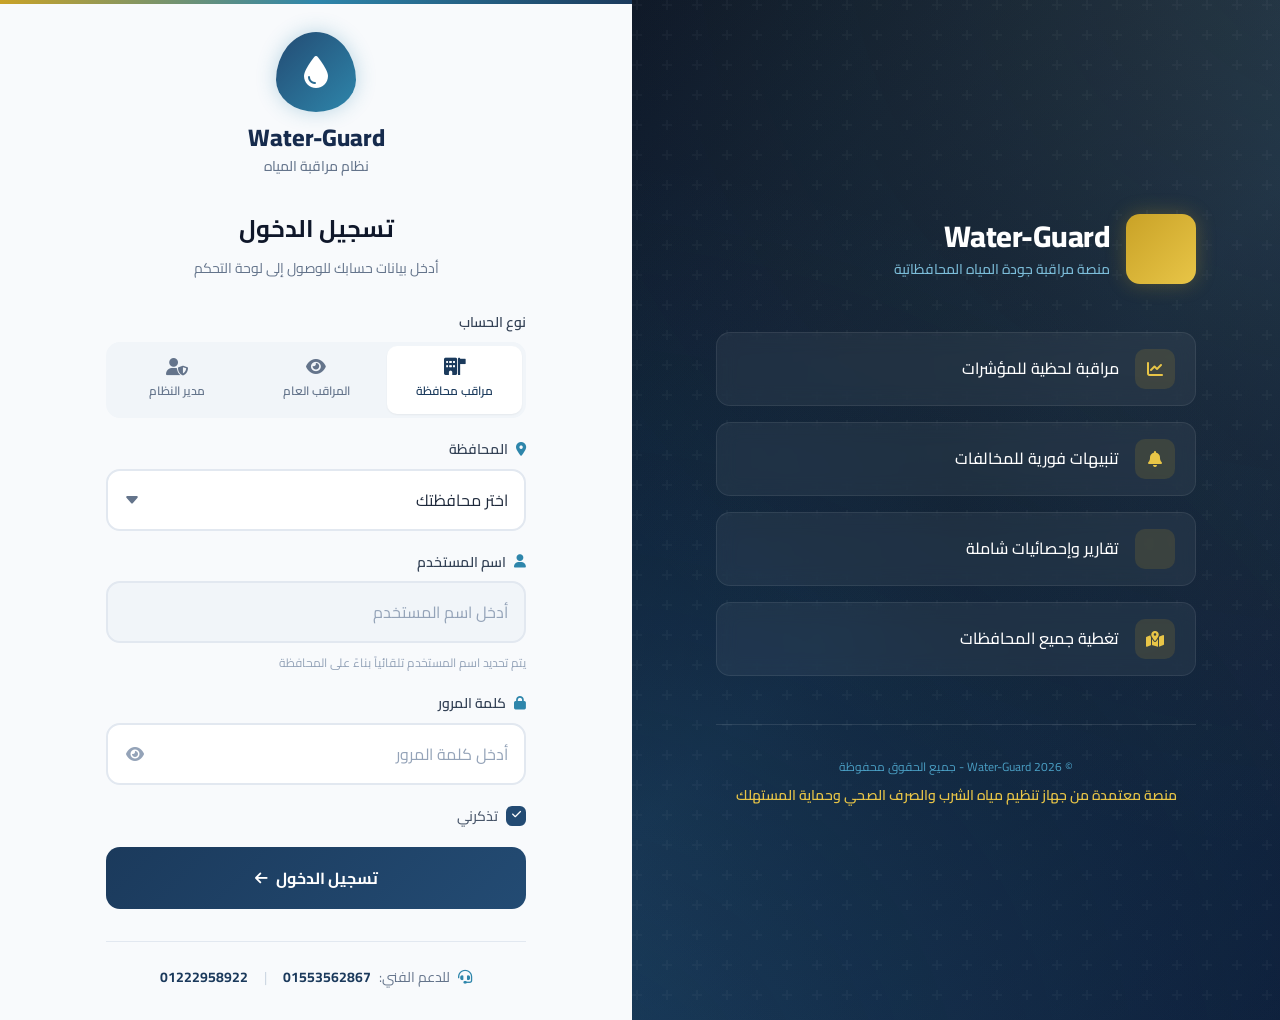
<file: index.html>
<!DOCTYPE html>
<html lang="ar" dir="rtl">
<head>
    <meta charset="UTF-8">
    <meta name="viewport" content="width=device-width, initial-scale=1.0">
    <title>WaterGuard - منصة مراقبة جودة المياه</title>
    <link rel="preconnect" href="https://fonts.googleapis.com">
    <link rel="preconnect" href="https://fonts.gstatic.com" crossorigin>
    <link href="https://fonts.googleapis.com/css2?family=Cairo:wght@300;400;500;600;700;800;900&display=swap" rel="stylesheet">
    <link rel="stylesheet" href="css/style.css">
    <link rel="stylesheet" href="https://cdnjs.cloudflare.com/ajax/libs/font-awesome/6.5.1/css/all.min.css">
</head>
<body class="login-body">
    <div class="login-wrapper">
        <!-- Left Side - Image & Info -->
        <div class="login-hero">
            <div class="hero-overlay"></div>
            <div class="hero-content">
                <div class="hero-logo">
                    <div class="logo-icon">
                        <i class="fas fa-shield-water"></i>
                    </div>
                    <div class="logo-text">
                        <h1>Water-Guard</h1>
                        <p>منصة مراقبة جودة المياه المحافظاتية</p>
                    </div>
                </div>
                <div class="hero-features">
                    <div class="feature-item">
                        <i class="fas fa-chart-line"></i>
                        <span>مراقبة لحظية للمؤشرات</span>
                    </div>
                    <div class="feature-item">
                        <i class="fas fa-bell"></i>
                        <span>تنبيهات فورية للمخالفات</span>
                    </div>
                    <div class="feature-item">
                        <i class="fas fa-file-chart-column"></i>
                        <span>تقارير وإحصائيات شاملة</span>
                    </div>
                    <div class="feature-item">
                        <i class="fas fa-map-location-dot"></i>
                        <span>تغطية جميع المحافظات</span>
                    </div>
                </div>
                <div class="hero-footer">
                    <p>© 2026 Water-Guard - جميع الحقوق محفوظة</p>
                    <p class="gov-badge">منصة معتمدة من جهاز تنظيم مياه الشرب والصرف الصحي وحماية المستهلك</p>
                </div>
            </div>
        </div>

        <!-- Right Side - Login Form -->
        <div class="login-form-section">
            <div class="login-form-container">
                <!-- Dynamic Governorate Logo -->
                <div class="gov-logo-container" id="govLogoContainer">
                    <div class="waterguard-logo">
                        <div class="logo-water-drop">
                            <i class="fas fa-droplet"></i>
                        </div>
                        <div class="logo-brand">
                            <h2>Water-Guard</h2>
                            <span>نظام مراقبة المياه</span>
                        </div>
                    </div>
                </div>

                <div class="login-header">
                    <h2>تسجيل الدخول</h2>
                    <p>أدخل بيانات حسابك للوصول إلى لوحة التحكم</p>
                </div>

                <form id="loginForm" class="login-form" novalidate>
                    <!-- User Type Selection -->
                    <div class="form-group">
                        <label class="form-label">نوع الحساب</label>
                        <div class="user-type-toggle">
                            <button type="button" class="type-btn active" data-type="governorate">
                                <i class="fas fa-building-flag"></i>
                                <span>مراقب محافظة</span>
                            </button>
                            <button type="button" class="type-btn" data-type="general">
                                <i class="fas fa-eye"></i>
                                <span>المراقب العام</span>
                            </button>
                            <button type="button" class="type-btn" data-type="admin">
                                <i class="fas fa-user-shield"></i>
                                <span>مدير النظام</span>
                            </button>
                        </div>
                    </div>

                    <!-- Governorate Selection -->
                    <div class="form-group" id="govSelectGroup">
                        <label for="governorate" class="form-label">
                            <i class="fas fa-map-marker-alt"></i>
                            المحافظة
                        </label>
                        <select id="governorate" name="governorate" class="form-select">
                            <option value="" disabled selected>اختر محافظتك</option>
                        </select>
                    </div>

                    <!-- Username -->
                    <div class="form-group">
                        <label for="username" class="form-label">
                            <i class="fas fa-user"></i>
                            اسم المستخدم
                        </label>
                        <div class="input-wrapper">
                            <input type="text" id="username" name="username" class="form-input" placeholder="أدخل اسم المستخدم" autocomplete="username" readonly>
                        </div>
                        <small class="input-hint">يتم تحديد اسم المستخدم تلقائياً بناءً على المحافظة</small>
                    </div>

                    <!-- Password -->
                    <div class="form-group">
                        <label for="password" class="form-label">
                            <i class="fas fa-lock"></i>
                            كلمة المرور
                        </label>
                        <div class="input-wrapper">
                            <input type="password" id="password" name="password" class="form-input" placeholder="أدخل كلمة المرور" autocomplete="current-password">
                            <button type="button" class="toggle-password" id="togglePassword">
                                <i class="fas fa-eye"></i>
                            </button>
                        </div>
                    </div>

                    <!-- Remember & Forgot -->
                    <div class="form-options">
                        <label class="remember-me">
                            <input type="checkbox" id="rememberMe" checked>
                            <span class="checkmark"></span>
                            تذكرني
                        </label>
                    </div>

                    <!-- Submit Button -->
                    <button type="submit" class="login-btn" id="loginBtn">
                        <span class="btn-text">تسجيل الدخول</span>
                        <i class="fas fa-arrow-left"></i>
                        <div class="btn-loader">
                            <div class="spinner"></div>
                        </div>
                    </button>

                    <!-- Error Message -->
                    <div class="error-message" id="errorMessage">
                        <i class="fas fa-circle-exclamation"></i>
                        <span id="errorText"></span>
                    </div>
                </form>

                <div class="login-footer">
                    <div class="support-info">
                        <i class="fas fa-headset"></i>
                        <span>للدعم الفني: </span>
                        <strong>01553562867</strong>
                        <span style="margin: 0 8px; color: var(--gray-300);">|</span>
                        <strong>01222958922</strong>
                    </div>
                </div>
            </div>
        </div>
    </div>

    <script src="js/data.js"></script>
    <script src="js/auth.js"></script>
    <script>
        // Initialize login page
        document.addEventListener('DOMContentLoaded', function() {
            Auth.initLogin();
        });
    </script>
</body>
</html>
</file>
<file: css/style.css>
/* ============================================
   WaterGuard - Professional Water Quality Monitoring Platform
   Main Stylesheet
   ============================================ */

/* CSS Variables - Brand Colors */
:root {
    /* Primary Colors */
    --primary-900: #0A1628;
    --primary-800: #0F1F3D;
    --primary-700: #162B4D;
    --primary-600: #1B3A5C;
    --primary-500: #234B73;
    --primary-400: #2E86AB;
    --primary-300: #4A9FC4;
    --primary-200: #7CBDD9;
    --primary-100: #B3D8EC;
    --primary-50: #E8F4FA;

    /* Accent Colors */
    --accent-gold: #C9A227;
    --accent-gold-light: #E8C547;
    --accent-gold-dark: #A68520;

    /* Status Colors */
    --success: #27AE60;
    --success-light: #D4EFDF;
    --warning: #F39C12;
    --warning-light: #FCF3CF;
    --danger: #E74C3C;
    --danger-light: #FADBD8;
    --info: #3498DB;
    --info-light: #D6EAF8;

    /* Neutral Colors */
    --white: #FFFFFF;
    --gray-50: #F8FAFC;
    --gray-100: #F1F5F9;
    --gray-200: #E2E8F0;
    --gray-300: #CBD5E1;
    --gray-400: #94A3B8;
    --gray-500: #64748B;
    --gray-600: #475569;
    --gray-700: #334155;
    --gray-800: #1E293B;
    --gray-900: #0F172A;

    /* Typography */
    --font-family: 'Cairo', sans-serif;
    --font-size-xs: 0.75rem;
    --font-size-sm: 0.875rem;
    --font-size-base: 1rem;
    --font-size-lg: 1.125rem;
    --font-size-xl: 1.25rem;
    --font-size-2xl: 1.5rem;
    --font-size-3xl: 1.875rem;
    --font-size-4xl: 2.25rem;

    /* Spacing */
    --spacing-1: 0.25rem;
    --spacing-2: 0.5rem;
    --spacing-3: 0.75rem;
    --spacing-4: 1rem;
    --spacing-5: 1.25rem;
    --spacing-6: 1.5rem;
    --spacing-8: 2rem;
    --spacing-10: 2.5rem;
    --spacing-12: 3rem;
    --spacing-16: 4rem;

    /* Border Radius */
    --radius-sm: 6px;
    --radius-md: 10px;
    --radius-lg: 14px;
    --radius-xl: 20px;
    --radius-2xl: 28px;
    --radius-full: 9999px;

    /* Shadows */
    --shadow-sm: 0 1px 2px rgba(0,0,0,0.05);
    --shadow-md: 0 4px 6px -1px rgba(0,0,0,0.1), 0 2px 4px -2px rgba(0,0,0,0.1);
    --shadow-lg: 0 10px 15px -3px rgba(0,0,0,0.1), 0 4px 6px -4px rgba(0,0,0,0.1);
    --shadow-xl: 0 20px 25px -5px rgba(0,0,0,0.1), 0 8px 10px -6px rgba(0,0,0,0.1);
    --shadow-2xl: 0 25px 50px -12px rgba(0,0,0,0.25);
    --shadow-inner: inset 0 2px 4px rgba(0,0,0,0.05);
    --shadow-gold: 0 0 20px rgba(201, 162, 39, 0.3);
    --shadow-blue: 0 0 20px rgba(46, 134, 171, 0.3);

    /* Transitions */
    --transition-fast: 150ms ease;
    --transition-base: 250ms ease;
    --transition-slow: 350ms ease;
    --transition-slower: 500ms ease;
}

/* ============================================
   Base Styles
   ============================================ */
*, *::before, *::after {
    margin: 0;
    padding: 0;
    box-sizing: border-box;
}

html {
    scroll-behavior: smooth;
}

body {
    font-family: var(--font-family);
    font-size: var(--font-size-base);
    line-height: 1.6;
    color: var(--gray-800);
    background-color: var(--gray-50);
    direction: rtl;
    -webkit-font-smoothing: antialiased;
    -moz-osx-font-smoothing: grayscale;
}

a {
    text-decoration: none;
    color: inherit;
}

button {
    cursor: pointer;
    font-family: inherit;
    border: none;
    background: none;
}

input, select, textarea {
    font-family: inherit;
}

/* ============================================
   LOGIN PAGE
   ============================================ */
.login-body {
    min-height: 100vh;
    overflow: hidden;
}

.login-wrapper {
    display: flex;
    min-height: 100vh;
    width: 100%;
}

/* Hero Section */
.login-hero {
    flex: 1;
    background: linear-gradient(135deg, #0A1628 0%, #1B3A5C 50%, #0F1F3D 100%);
    position: relative;
    display: flex;
    align-items: center;
    justify-content: center;
    padding: var(--spacing-10);
    overflow: hidden;
}

.login-hero::before {
    content: '';
    position: absolute;
    top: -50%;
    left: -50%;
    width: 200%;
    height: 200%;
    background: 
        radial-gradient(circle at 20% 80%, rgba(46, 134, 171, 0.15) 0%, transparent 50%),
        radial-gradient(circle at 80% 20%, rgba(201, 162, 39, 0.1) 0%, transparent 50%),
        radial-gradient(circle at 50% 50%, rgba(10, 22, 40, 0.8) 0%, transparent 70%);
    animation: heroFloat 20s ease-in-out infinite;
}

@keyframes heroFloat {
    0%, 100% { transform: translate(0, 0) rotate(0deg); }
    33% { transform: translate(30px, -30px) rotate(1deg); }
    66% { transform: translate(-20px, 20px) rotate(-1deg); }
}

.hero-overlay {
    position: absolute;
    inset: 0;
    background: url("data:image/svg+xml,%3Csvg width='60' height='60' viewBox='0 0 60 60' xmlns='http://www.w3.org/2000/svg'%3E%3Cg fill='none' fill-rule='evenodd'%3E%3Cg fill='%23ffffff' fill-opacity='0.03'%3E%3Cpath d='M36 34v-4h-2v4h-4v2h4v4h2v-4h4v-2h-4zm0-30V0h-2v4h-4v2h4v4h2V6h4V4h-4zM6 34v-4H4v4H0v2h4v4h2v-4h4v-2H6zM6 4V0H4v4H0v2h4v4h2V6h4V4H6z'/%3E%3C/g%3E%3C/g%3E%3C/svg%3E");
}

.hero-content {
    position: relative;
    z-index: 2;
    max-width: 480px;
    width: 100%;
}

.hero-logo {
    display: flex;
    align-items: center;
    gap: var(--spacing-4);
    margin-bottom: var(--spacing-12);
}

.logo-icon {
    width: 70px;
    height: 70px;
    background: linear-gradient(135deg, var(--accent-gold), var(--accent-gold-light));
    border-radius: var(--radius-lg);
    display: flex;
    align-items: center;
    justify-content: center;
    font-size: 2rem;
    color: var(--primary-900);
    box-shadow: var(--shadow-gold);
    flex-shrink: 0;
}

.logo-text h1 {
    font-size: var(--font-size-3xl);
    font-weight: 800;
    color: var(--white);
    letter-spacing: -0.5px;
    line-height: 1.2;
}

.logo-text p {
    font-size: var(--font-size-sm);
    color: var(--primary-200);
    margin-top: var(--spacing-1);
    font-weight: 500;
}

.hero-features {
    display: flex;
    flex-direction: column;
    gap: var(--spacing-4);
    margin-bottom: var(--spacing-12);
}

.feature-item {
    display: flex;
    align-items: center;
    gap: var(--spacing-4);
    padding: var(--spacing-4) var(--spacing-5);
    background: rgba(255,255,255,0.05);
    border: 1px solid rgba(255,255,255,0.08);
    border-radius: var(--radius-lg);
    backdrop-filter: blur(10px);
    transition: all var(--transition-base);
}

.feature-item:hover {
    background: rgba(255,255,255,0.1);
    transform: translateX(-5px);
    border-color: rgba(201, 162, 39, 0.3);
}

.feature-item i {
    width: 40px;
    height: 40px;
    display: flex;
    align-items: center;
    justify-content: center;
    background: rgba(201, 162, 39, 0.15);
    color: var(--accent-gold-light);
    border-radius: var(--radius-md);
    font-size: 1rem;
    flex-shrink: 0;
}

.feature-item span {
    color: var(--white);
    font-size: var(--font-size-base);
    font-weight: 500;
}

.hero-footer {
    text-align: center;
    padding-top: var(--spacing-8);
    border-top: 1px solid rgba(255,255,255,0.1);
}

.hero-footer p {
    color: var(--primary-300);
    font-size: var(--font-size-xs);
}

.hero-footer .gov-badge {
    margin-top: var(--spacing-2);
    color: var(--accent-gold-light);
    font-weight: 600;
    font-size: var(--font-size-sm);
}

/* Login Form Section */
.login-form-section {
    flex: 1;
    display: flex;
    align-items: center;
    justify-content: center;
    padding: var(--spacing-8);
    background: var(--gray-50);
    position: relative;
    overflow-y: auto;
}

/* Fix login body scrolling */
.login-body {
    overflow-y: auto;
    min-height: 100vh;
}

.login-wrapper {
    min-height: 100vh;
    height: auto;
}

.login-form-section::before {
    content: '';
    position: absolute;
    top: 0;
    left: 0;
    right: 0;
    height: 4px;
    background: linear-gradient(90deg, var(--accent-gold), var(--primary-400), var(--primary-600));
}

.login-form-container {
    width: 100%;
    max-width: 420px;
}

/* Governorate Logo Display */
.gov-logo-container {
    display: flex;
    justify-content: center;
    margin-bottom: var(--spacing-8);
    min-height: 100px;
}

.waterguard-logo {
    display: flex;
    flex-direction: column;
    align-items: center;
    gap: var(--spacing-3);
    transition: all var(--transition-base);
}

.logo-water-drop {
    width: 80px;
    height: 80px;
    background: linear-gradient(135deg, var(--primary-500), var(--primary-400));
    border-radius: 50% 50% 50% 50% / 60% 60% 40% 40%;
    display: flex;
    align-items: center;
    justify-content: center;
    color: var(--white);
    font-size: 2rem;
    box-shadow: var(--shadow-blue);
    position: relative;
    animation: dropPulse 3s ease-in-out infinite;
}

@keyframes dropPulse {
    0%, 100% { transform: scale(1); box-shadow: 0 0 20px rgba(46, 134, 171, 0.3); }
    50% { transform: scale(1.05); box-shadow: 0 0 30px rgba(46, 134, 171, 0.5); }
}

.logo-brand {
    text-align: center;
}

.logo-brand h2 {
    font-size: var(--font-size-2xl);
    font-weight: 800;
    color: var(--primary-700);
    line-height: 1.2;
}

.logo-brand span {
    font-size: var(--font-size-sm);
    color: var(--gray-500);
    font-weight: 500;
}

/* Governorate Logo Preview */
.gov-logo-preview {
    display: flex;
    flex-direction: column;
    align-items: center;
    gap: var(--spacing-3);
    animation: logoAppear 0.4s ease;
}

@keyframes logoAppear {
    from { opacity: 0; transform: scale(0.8) translateY(10px); }
    to { opacity: 1; transform: scale(1) translateY(0); }
}

.gov-logo-preview .gov-flag {
    width: 100px;
    height: 66px;
    border-radius: var(--radius-md);
    box-shadow: var(--shadow-lg);
    border: 2px solid var(--white);
    overflow: hidden;
    position: relative;
}

.gov-logo-preview .gov-flag img {
    width: 100%;
    height: 100%;
    object-fit: cover;
}

.gov-logo-preview .gov-name {
    font-size: var(--font-size-lg);
    font-weight: 700;
    color: var(--primary-700);
}

.login-header {
    text-align: center;
    margin-bottom: var(--spacing-8);
}

.login-header h2 {
    font-size: var(--font-size-2xl);
    font-weight: 700;
    color: var(--gray-900);
    margin-bottom: var(--spacing-2);
}

.login-header p {
    font-size: var(--font-size-sm);
    color: var(--gray-500);
}

/* Form Styles */
.login-form {
    display: flex;
    flex-direction: column;
    gap: var(--spacing-5);
}

.form-group {
    display: flex;
    flex-direction: column;
    gap: var(--spacing-2);
}

.form-label {
    font-size: var(--font-size-sm);
    font-weight: 600;
    color: var(--gray-700);
    display: flex;
    align-items: center;
    gap: var(--spacing-2);
}

.form-label i {
    color: var(--primary-400);
    font-size: 0.85rem;
}

/* User Type Toggle */
.user-type-toggle {
    display: flex;
    background: var(--gray-100);
    border-radius: var(--radius-lg);
    padding: 4px;
    gap: 4px;
}

.type-btn {
    flex: 1;
    display: flex;
    flex-direction: column;
    align-items: center;
    gap: var(--spacing-1);
    padding: var(--spacing-3) var(--spacing-2);
    border-radius: var(--radius-md);
    font-size: var(--font-size-xs);
    font-weight: 600;
    color: var(--gray-500);
    transition: all var(--transition-base);
    position: relative;
}

.type-btn i {
    font-size: 1.1rem;
}

.type-btn:hover {
    color: var(--gray-700);
    background: rgba(255,255,255,0.5);
}

.type-btn.active {
    background: var(--white);
    color: var(--primary-600);
    box-shadow: var(--shadow-sm);
}

/* Input Styles */
.input-wrapper {
    position: relative;
}

.form-input, .form-select {
    width: 100%;
    padding: 0.875rem 1rem;
    border: 2px solid var(--gray-200);
    border-radius: var(--radius-lg);
    font-size: var(--font-size-base);
    color: var(--gray-800);
    background: var(--white);
    transition: all var(--transition-base);
    outline: none;
}

.form-input:focus, .form-select:focus {
    border-color: var(--primary-400);
    box-shadow: 0 0 0 4px rgba(46, 134, 171, 0.1);
}

.form-input::placeholder {
    color: var(--gray-400);
}

.form-input[readonly] {
    background: var(--gray-100);
    color: var(--gray-600);
    cursor: not-allowed;
}

.form-select {
    cursor: pointer;
    appearance: none;
    background-image: url("data:image/svg+xml,%3Csvg xmlns='http://www.w3.org/2000/svg' width='16' height='16' fill='%2364748B' viewBox='0 0 16 16'%3E%3Cpath d='M7.247 11.14L2.451 5.658C1.885 5.013 2.345 4 3.204 4h9.592a1 1 0 0 1 .753 1.659l-4.796 5.48a1 1 0 0 1-1.506 0z'/%3E%3C/svg%3E");
    background-repeat: no-repeat;
    background-position: left 1rem center;
    padding-left: 2.5rem;
}

.toggle-password {
    position: absolute;
    left: 1rem;
    top: 50%;
    transform: translateY(-50%);
    color: var(--gray-400);
    font-size: 1rem;
    transition: color var(--transition-fast);
    padding: 4px;
}

.toggle-password:hover {
    color: var(--primary-500);
}

.input-hint {
    font-size: var(--font-size-xs);
    color: var(--gray-400);
    margin-top: 2px;
}

/* Form Options */
.form-options {
    display: flex;
    align-items: center;
    justify-content: space-between;
}

.remember-me {
    display: flex;
    align-items: center;
    gap: var(--spacing-2);
    font-size: var(--font-size-sm);
    color: var(--gray-600);
    cursor: pointer;
    font-weight: 500;
}

.remember-me input[type="checkbox"] {
    display: none;
}

.checkmark {
    width: 20px;
    height: 20px;
    border: 2px solid var(--gray-300);
    border-radius: 6px;
    display: flex;
    align-items: center;
    justify-content: center;
    transition: all var(--transition-fast);
    flex-shrink: 0;
}

.checkmark::after {
    content: '\f00c';
    font-family: 'Font Awesome 6 Free';
    font-weight: 900;
    font-size: 0.65rem;
    color: var(--white);
    opacity: 0;
    transform: scale(0);
    transition: all var(--transition-fast);
}

.remember-me input:checked + .checkmark {
    background: var(--primary-500);
    border-color: var(--primary-500);
}

.remember-me input:checked + .checkmark::after {
    opacity: 1;
    transform: scale(1);
}

/* Login Button */
.login-btn {
    width: 100%;
    padding: 1rem 1.5rem;
    background: linear-gradient(135deg, var(--primary-600), var(--primary-500));
    color: var(--white);
    font-size: var(--font-size-base);
    font-weight: 700;
    border-radius: var(--radius-lg);
    display: flex;
    align-items: center;
    justify-content: center;
    gap: var(--spacing-2);
    transition: all var(--transition-base);
    position: relative;
    overflow: hidden;
}

.login-btn::before {
    content: '';
    position: absolute;
    top: 0;
    left: -100%;
    width: 100%;
    height: 100%;
    background: linear-gradient(90deg, transparent, rgba(255,255,255,0.2), transparent);
    transition: left 0.5s ease;
}

.login-btn:hover {
    transform: translateY(-2px);
    box-shadow: var(--shadow-lg), var(--shadow-blue);
}

.login-btn:hover::before {
    left: 100%;
}

.login-btn:active {
    transform: translateY(0);
}

.login-btn:disabled {
    opacity: 0.7;
    cursor: not-allowed;
    transform: none;
}

.login-btn i {
    font-size: 0.9rem;
    transition: transform var(--transition-fast);
}

.login-btn:hover i {
    transform: translateX(-4px);
}

.btn-loader {
    display: none;
}

.login-btn.loading .btn-text,
.login-btn.loading i {
    opacity: 0;
}

.login-btn.loading .btn-loader {
    display: block;
    position: absolute;
}

.spinner {
    width: 24px;
    height: 24px;
    border: 3px solid rgba(255,255,255,0.3);
    border-top-color: var(--white);
    border-radius: 50%;
    animation: spin 0.8s linear infinite;
}

@keyframes spin {
    to { transform: rotate(360deg); }
}

/* Error Message */
.error-message {
    display: none;
    align-items: center;
    gap: var(--spacing-2);
    padding: var(--spacing-3) var(--spacing-4);
    background: var(--danger-light);
    border: 1px solid var(--danger);
    border-radius: var(--radius-md);
    color: var(--danger);
    font-size: var(--font-size-sm);
    font-weight: 500;
}

.error-message.show {
    display: flex;
    animation: shake 0.5s ease;
}

@keyframes shake {
    0%, 100% { transform: translateX(0); }
    20% { transform: translateX(-5px); }
    40% { transform: translateX(5px); }
    60% { transform: translateX(-3px); }
    80% { transform: translateX(3px); }
}

/* Login Footer */
.login-footer {
    margin-top: var(--spacing-8);
    padding-top: var(--spacing-6);
    border-top: 1px solid var(--gray-200);
    text-align: center;
}

.support-info {
    display: flex;
    align-items: center;
    justify-content: center;
    gap: var(--spacing-2);
    color: var(--gray-500);
    font-size: var(--font-size-sm);
}

.support-info i {
    color: var(--primary-400);
}

.support-info strong {
    color: var(--primary-600);
    font-weight: 700;
}

/* ============================================
   DASHBOARD LAYOUT
   ============================================ */
.dashboard-body {
    min-height: 100vh;
    display: flex;
    flex-direction: column;
}

/* Top Navigation */
.top-nav {
    position: fixed;
    top: 0;
    left: 0;
    right: 0;
    height: 70px;
    background: var(--white);
    border-bottom: 1px solid var(--gray-200);
    display: flex;
    align-items: center;
    justify-content: space-between;
    padding: 0 var(--spacing-6);
    z-index: 1000;
    box-shadow: var(--shadow-sm);
}

.nav-brand {
    display: flex;
    align-items: center;
    gap: var(--spacing-3);
}

.nav-brand .brand-icon {
    width: 44px;
    height: 44px;
    background: linear-gradient(135deg, var(--primary-500), var(--primary-400));
    border-radius: var(--radius-md);
    display: flex;
    align-items: center;
    justify-content: center;
    color: var(--white);
    font-size: 1.2rem;
    box-shadow: var(--shadow-blue);
}

.nav-brand .brand-text {
    display: flex;
    flex-direction: column;
}

.nav-brand .brand-text h1 {
    font-size: var(--font-size-lg);
    font-weight: 800;
    color: var(--primary-700);
    line-height: 1.2;
}

.nav-brand .brand-text span {
    font-size: var(--font-size-xs);
    color: var(--gray-400);
    font-weight: 500;
}

.nav-actions {
    display: flex;
    align-items: center;
    gap: var(--spacing-3);
}

.nav-btn {
    width: 42px;
    height: 42px;
    border-radius: var(--radius-md);
    display: flex;
    align-items: center;
    justify-content: center;
    color: var(--gray-500);
    font-size: 1.1rem;
    position: relative;
    transition: all var(--transition-fast);
}

.nav-btn:hover {
    background: var(--gray-100);
    color: var(--primary-600);
}

.nav-btn .badge {
    position: absolute;
    top: 2px;
    left: 2px;
    min-width: 18px;
    height: 18px;
    background: var(--danger);
    color: var(--white);
    font-size: 0.65rem;
    font-weight: 700;
    border-radius: var(--radius-full);
    display: flex;
    align-items: center;
    justify-content: center;
    padding: 0 5px;
    border: 2px solid var(--white);
}

.user-menu {
    display: flex;
    align-items: center;
    gap: var(--spacing-2);
    padding: var(--spacing-1) var(--spacing-3) var(--spacing-1) var(--spacing-1);
    background: var(--gray-100);
    border-radius: var(--radius-full);
    cursor: pointer;
    transition: all var(--transition-fast);
    position: relative;
}

.user-menu:hover {
    background: var(--gray-200);
}

.user-menu .user-avatar {
    width: 36px;
    height: 36px;
    background: linear-gradient(135deg, var(--primary-500), var(--primary-400));
    border-radius: 50%;
    display: flex;
    align-items: center;
    justify-content: center;
    color: var(--white);
    font-size: 0.85rem;
    font-weight: 700;
    flex-shrink: 0;
}

.user-menu .user-info {
    display: flex;
    flex-direction: column;
    line-height: 1.3;
}

.user-menu .user-info .user-name {
    font-size: var(--font-size-sm);
    font-weight: 700;
    color: var(--gray-800);
}

.user-menu .user-info .user-role {
    font-size: 0.7rem;
    color: var(--gray-400);
    font-weight: 500;
}

.user-menu .user-arrow {
    color: var(--gray-400);
    font-size: 0.75rem;
    margin-right: 2px;
}

.dropdown-menu {
    position: absolute;
    top: calc(100% + 8px);
    left: 0;
    min-width: 200px;
    background: var(--white);
    border-radius: var(--radius-lg);
    box-shadow: var(--shadow-xl);
    border: 1px solid var(--gray-200);
    padding: var(--spacing-2);
    opacity: 0;
    visibility: hidden;
    transform: translateY(-10px);
    transition: all var(--transition-base);
    z-index: 1001;
}

.dropdown-menu.show {
    opacity: 1;
    visibility: visible;
    transform: translateY(0);
}

.dropdown-item {
    display: flex;
    align-items: center;
    gap: var(--spacing-3);
    padding: var(--spacing-3) var(--spacing-4);
    border-radius: var(--radius-md);
    font-size: var(--font-size-sm);
    font-weight: 500;
    color: var(--gray-700);
    transition: all var(--transition-fast);
    cursor: pointer;
    border: none;
    background: none;
    width: 100%;
}

.dropdown-item:hover {
    background: var(--gray-100);
    color: var(--primary-600);
}

.dropdown-item i {
    font-size: 0.9rem;
    width: 20px;
    text-align: center;
}

.dropdown-divider {
    height: 1px;
    background: var(--gray-200);
    margin: var(--spacing-2) 0;
}

/* Sidebar */
.sidebar {
    position: fixed;
    top: 70px;
    right: 0;
    bottom: 0;
    width: 280px;
    background: var(--white);
    border-left: 1px solid var(--gray-200);
    overflow-y: auto;
    z-index: 900;
    transition: transform var(--transition-base);
}

.sidebar-header {
    padding: var(--spacing-6);
    border-bottom: 1px solid var(--gray-100);
}

.sidebar-gov {
    display: flex;
    align-items: center;
    gap: var(--spacing-3);
}

.sidebar-gov .gov-flag-small {
    width: 48px;
    height: 32px;
    border-radius: var(--radius-sm);
    overflow: hidden;
    box-shadow: var(--shadow-sm);
    flex-shrink: 0;
}

.sidebar-gov .gov-flag-small img {
    width: 100%;
    height: 100%;
    object-fit: cover;
}

.sidebar-gov .gov-info h3 {
    font-size: var(--font-size-base);
    font-weight: 700;
    color: var(--gray-800);
}

.sidebar-gov .gov-info span {
    font-size: var(--font-size-xs);
    color: var(--gray-400);
}

.nav-menu {
    padding: var(--spacing-4);
    list-style: none;
}

.nav-section {
    margin-bottom: var(--spacing-4);
}

.nav-section-title {
    font-size: var(--font-size-xs);
    font-weight: 600;
    color: var(--gray-400);
    text-transform: uppercase;
    letter-spacing: 0.5px;
    padding: 0 var(--spacing-4);
    margin-bottom: var(--spacing-2);
}

.nav-item {
    margin-bottom: 2px;
}

.nav-link {
    display: flex;
    align-items: center;
    gap: var(--spacing-3);
    padding: var(--spacing-3) var(--spacing-4);
    border-radius: var(--radius-md);
    font-size: var(--font-size-sm);
    font-weight: 500;
    color: var(--gray-600);
    transition: all var(--transition-fast);
    position: relative;
}

.nav-link i {
    font-size: 1rem;
    width: 22px;
    text-align: center;
    transition: color var(--transition-fast);
}

.nav-link:hover {
    background: var(--gray-50);
    color: var(--primary-600);
}

.nav-link.active {
    background: linear-gradient(135deg, var(--primary-50), rgba(46, 134, 171, 0.05));
    color: var(--primary-600);
    font-weight: 600;
}

.nav-link.active::before {
    content: '';
    position: absolute;
    right: 0;
    top: 50%;
    transform: translateY(-50%);
    width: 4px;
    height: 24px;
    background: linear-gradient(to bottom, var(--primary-400), var(--primary-600));
    border-radius: 2px 0 0 2px;
}

.nav-link .nav-badge {
    margin-right: auto;
    min-width: 20px;
    height: 20px;
    background: var(--danger);
    color: var(--white);
    font-size: 0.65rem;
    font-weight: 700;
    border-radius: var(--radius-full);
    display: flex;
    align-items: center;
    justify-content: center;
    padding: 0 6px;
}

/* Main Content */
.main-content {
    margin-top: 70px;
    margin-right: 280px;
    padding: var(--spacing-8);
    min-height: calc(100vh - 70px);
    transition: margin var(--transition-base);
}

.page-header {
    display: flex;
    align-items: center;
    justify-content: space-between;
    margin-bottom: var(--spacing-8);
    flex-wrap: wrap;
    gap: var(--spacing-4);
}

.page-header .page-title h2 {
    font-size: var(--font-size-2xl);
    font-weight: 800;
    color: var(--gray-900);
    margin-bottom: var(--spacing-1);
}

.page-header .page-title p {
    font-size: var(--font-size-sm);
    color: var(--gray-500);
}

.page-actions {
    display: flex;
    gap: var(--spacing-3);
}

/* Buttons */
.btn {
    display: inline-flex;
    align-items: center;
    gap: var(--spacing-2);
    padding: 0.75rem 1.25rem;
    border-radius: var(--radius-lg);
    font-size: var(--font-size-sm);
    font-weight: 600;
    transition: all var(--transition-base);
    border: none;
    cursor: pointer;
}

.btn-primary {
    background: linear-gradient(135deg, var(--primary-600), var(--primary-500));
    color: var(--white);
    box-shadow: var(--shadow-md);
}

.btn-primary:hover {
    transform: translateY(-2px);
    box-shadow: var(--shadow-lg), var(--shadow-blue);
}

.btn-secondary {
    background: var(--gray-100);
    color: var(--gray-700);
    border: 1px solid var(--gray-200);
}

.btn-secondary:hover {
    background: var(--gray-200);
}

.btn-outline {
    background: transparent;
    color: var(--primary-600);
    border: 2px solid var(--primary-200);
}

.btn-outline:hover {
    background: var(--primary-50);
    border-color: var(--primary-400);
}

.btn-danger {
    background: var(--danger);
    color: var(--white);
}

.btn-danger:hover {
    background: #c0392b;
}

.btn-sm {
    padding: 0.5rem 0.875rem;
    font-size: var(--font-size-xs);
}

/* ============================================
   STATS CARDS
   ============================================ */
.stats-grid {
    display: grid;
    grid-template-columns: repeat(auto-fit, minmax(240px, 1fr));
    gap: var(--spacing-5);
    margin-bottom: var(--spacing-8);
}

.stat-card {
    background: var(--white);
    border-radius: var(--radius-xl);
    padding: var(--spacing-6);
    box-shadow: var(--shadow-md);
    border: 1px solid var(--gray-100);
    transition: all var(--transition-base);
    position: relative;
    overflow: hidden;
}

.stat-card::before {
    content: '';
    position: absolute;
    top: 0;
    left: 0;
    right: 0;
    height: 4px;
    border-radius: var(--radius-xl) var(--radius-xl) 0 0;
}

.stat-card:hover {
    transform: translateY(-4px);
    box-shadow: var(--shadow-xl);
}

.stat-card.blue::before { background: linear-gradient(90deg, var(--primary-400), var(--primary-600)); }
.stat-card.green::before { background: linear-gradient(90deg, #2ecc71, var(--success)); }
.stat-card.gold::before { background: linear-gradient(90deg, var(--accent-gold-light), var(--accent-gold)); }
.stat-card.red::before { background: linear-gradient(90deg, #e74c3c, #c0392b); }
.stat-card.purple::before { background: linear-gradient(90deg, #9b59b6, #8e44ad); }
.stat-card.orange::before { background: linear-gradient(90deg, #f39c12, #e67e22); }

.stat-header {
    display: flex;
    align-items: flex-start;
    justify-content: space-between;
    margin-bottom: var(--spacing-4);
}

.stat-info h3 {
    font-size: var(--font-size-sm);
    font-weight: 600;
    color: var(--gray-500);
    margin-bottom: var(--spacing-1);
}

.stat-info .stat-value {
    font-size: var(--font-size-3xl);
    font-weight: 800;
    color: var(--gray-900);
    line-height: 1;
}

.stat-icon {
    width: 48px;
    height: 48px;
    border-radius: var(--radius-lg);
    display: flex;
    align-items: center;
    justify-content: center;
    font-size: 1.25rem;
    flex-shrink: 0;
}

.stat-card.blue .stat-icon { background: var(--info-light); color: var(--info); }
.stat-card.green .stat-icon { background: var(--success-light); color: var(--success); }
.stat-card.gold .stat-icon { background: #FFF8E1; color: var(--accent-gold); }
.stat-card.red .stat-icon { background: var(--danger-light); color: var(--danger); }
.stat-card.purple .stat-icon { background: #F3E5F5; color: #9b59b6; }
.stat-card.orange .stat-icon { background: #FFF3E0; color: #f39c12; }

.stat-footer {
    display: flex;
    align-items: center;
    gap: var(--spacing-2);
    font-size: var(--font-size-xs);
    font-weight: 600;
    margin-top: var(--spacing-3);
    padding-top: var(--spacing-3);
    border-top: 1px solid var(--gray-100);
}

.stat-footer .trend-up { color: var(--success); }
.stat-footer .trend-down { color: var(--danger); }
.stat-footer .trend-neutral { color: var(--gray-400); }

/* ============================================
   CHARTS SECTION
   ============================================ */
.charts-grid {
    display: grid;
    grid-template-columns: 2fr 1fr;
    gap: var(--spacing-5);
    margin-bottom: var(--spacing-8);
}

.chart-card {
    background: var(--white);
    border-radius: var(--radius-xl);
    padding: var(--spacing-6);
    box-shadow: var(--shadow-md);
    border: 1px solid var(--gray-100);
}

.chart-header {
    display: flex;
    align-items: center;
    justify-content: space-between;
    margin-bottom: var(--spacing-5);
    flex-wrap: wrap;
    gap: var(--spacing-3);
}

.chart-header h3 {
    font-size: var(--font-size-lg);
    font-weight: 700;
    color: var(--gray-800);
}

.chart-filters {
    display: flex;
    gap: var(--spacing-2);
}

.filter-btn {
    padding: 0.375rem 0.75rem;
    border-radius: var(--radius-md);
    font-size: var(--font-size-xs);
    font-weight: 600;
    color: var(--gray-500);
    background: var(--gray-100);
    transition: all var(--transition-fast);
    border: none;
    cursor: pointer;
}

.filter-btn:hover, .filter-btn.active {
    background: var(--primary-500);
    color: var(--white);
}

.chart-body {
    position: relative;
    min-height: 300px;
}

/* Custom Chart Styles */
.chart-bar-container {
    display: flex;
    align-items: flex-end;
    justify-content: center;
    gap: var(--spacing-4);
    height: 280px;
    padding: var(--spacing-4) 0;
}

.chart-bar-group {
    display: flex;
    flex-direction: column;
    align-items: center;
    gap: var(--spacing-2);
    flex: 1;
    max-width: 60px;
}

.chart-bar {
    width: 100%;
    border-radius: var(--radius-md) var(--radius-md) 0 0;
    transition: all var(--transition-base);
    position: relative;
    min-height: 4px;
}

.chart-bar:hover {
    opacity: 0.8;
}

.chart-bar-label {
    font-size: var(--font-size-xs);
    color: var(--gray-500);
    font-weight: 600;
    text-align: center;
}

/* Donut Chart */
.donut-chart {
    width: 200px;
    height: 200px;
    margin: 0 auto;
    position: relative;
}

.donut-chart svg {
    transform: rotate(-90deg);
}

.donut-center {
    position: absolute;
    top: 50%;
    left: 50%;
    transform: translate(-50%, -50%);
    text-align: center;
}

.donut-center .donut-value {
    font-size: var(--font-size-2xl);
    font-weight: 800;
    color: var(--gray-900);
}

.donut-center .donut-label {
    font-size: var(--font-size-xs);
    color: var(--gray-400);
}

/* Legend */
.chart-legend {
    display: flex;
    flex-wrap: wrap;
    justify-content: center;
    gap: var(--spacing-4);
    margin-top: var(--spacing-5);
}

.legend-item {
    display: flex;
    align-items: center;
    gap: var(--spacing-2);
    font-size: var(--font-size-xs);
    font-weight: 500;
    color: var(--gray-600);
}

.legend-color {
    width: 12px;
    height: 12px;
    border-radius: 3px;
}

/* ============================================
   TABLES
   ============================================ */
.table-card {
    background: var(--white);
    border-radius: var(--radius-xl);
    box-shadow: var(--shadow-md);
    border: 1px solid var(--gray-100);
    overflow: hidden;
    margin-bottom: var(--spacing-8);
}

.table-header {
    display: flex;
    align-items: center;
    justify-content: space-between;
    padding: var(--spacing-5) var(--spacing-6);
    border-bottom: 1px solid var(--gray-100);
    flex-wrap: wrap;
    gap: var(--spacing-3);
}

.table-header h3 {
    font-size: var(--font-size-lg);
    font-weight: 700;
    color: var(--gray-800);
}

.table-search {
    position: relative;
}

.table-search input {
    padding: 0.625rem 2.5rem 0.625rem 1rem;
    border: 2px solid var(--gray-200);
    border-radius: var(--radius-lg);
    font-size: var(--font-size-sm);
    width: 260px;
    outline: none;
    transition: all var(--transition-base);
}

.table-search input:focus {
    border-color: var(--primary-400);
    box-shadow: 0 0 0 4px rgba(46, 134, 171, 0.1);
}

.table-search i {
    position: absolute;
    right: 1rem;
    top: 50%;
    transform: translateY(-50%);
    color: var(--gray-400);
    font-size: 0.875rem;
}

.data-table {
    width: 100%;
    border-collapse: collapse;
}

.data-table th {
    padding: var(--spacing-4) var(--spacing-5);
    text-align: right;
    font-size: var(--font-size-xs);
    font-weight: 700;
    color: var(--gray-500);
    text-transform: uppercase;
    letter-spacing: 0.5px;
    background: var(--gray-50);
    border-bottom: 1px solid var(--gray-200);
    white-space: nowrap;
}

.data-table td {
    padding: var(--spacing-4) var(--spacing-5);
    font-size: var(--font-size-sm);
    color: var(--gray-700);
    border-bottom: 1px solid var(--gray-100);
    vertical-align: middle;
}

.data-table tbody tr {
    transition: background var(--transition-fast);
}

.data-table tbody tr:hover {
    background: var(--gray-50);
}

.data-table tbody tr:last-child td {
    border-bottom: none;
}

/* Status Badge */
.status-badge {
    display: inline-flex;
    align-items: center;
    gap: 5px;
    padding: 4px 10px;
    border-radius: var(--radius-full);
    font-size: 0.75rem;
    font-weight: 600;
}

.status-badge::before {
    content: '';
    width: 6px;
    height: 6px;
    border-radius: 50%;
}

.status-badge.active { background: var(--success-light); color: var(--success); }
.status-badge.active::before { background: var(--success); }

.status-badge.warning { background: var(--warning-light); color: #b7791f; }
.status-badge.warning::before { background: var(--warning); }

.status-badge.danger { background: var(--danger-light); color: var(--danger); }
.status-badge.danger::before { background: var(--danger); }

.status-badge.info { background: var(--info-light); color: var(--info); }
.status-badge.info::before { background: var(--info); }

.status-badge.inactive { background: var(--gray-200); color: var(--gray-500); }
.status-badge.inactive::before { background: var(--gray-400); }

/* Quality Indicator */
.quality-indicator {
    display: flex;
    align-items: center;
    gap: var(--spacing-2);
}

.quality-bar {
    width: 80px;
    height: 8px;
    background: var(--gray-200);
    border-radius: var(--radius-full);
    overflow: hidden;
    flex-shrink: 0;
}

.quality-bar-fill {
    height: 100%;
    border-radius: var(--radius-full);
    transition: width var(--transition-slow);
}

.quality-bar-fill.good { background: linear-gradient(90deg, #2ecc71, var(--success)); }
.quality-bar-fill.moderate { background: linear-gradient(90deg, #f39c12, var(--warning)); }
.quality-bar-fill.poor { background: linear-gradient(90deg, #e74c3c, var(--danger)); }

/* ============================================
   ALERTS PAGE
   ============================================ */
.alerts-grid {
    display: grid;
    grid-template-columns: repeat(auto-fit, minmax(350px, 1fr));
    gap: var(--spacing-5);
}

.alert-card {
    background: var(--white);
    border-radius: var(--radius-xl);
    padding: var(--spacing-5);
    box-shadow: var(--shadow-md);
    border: 1px solid var(--gray-100);
    border-right: 4px solid var(--danger);
    transition: all var(--transition-base);
}

.alert-card:hover {
    transform: translateX(-4px);
    box-shadow: var(--shadow-xl);
}

.alert-card.warning-alert { border-right-color: var(--warning); }
.alert-card.info-alert { border-right-color: var(--info); }
.alert-card.success-alert { border-right-color: var(--success); }

.alert-header {
    display: flex;
    align-items: flex-start;
    justify-content: space-between;
    margin-bottom: var(--spacing-3);
}

.alert-title {
    display: flex;
    align-items: center;
    gap: var(--spacing-2);
    font-size: var(--font-size-base);
    font-weight: 700;
    color: var(--gray-800);
}

.alert-title i {
    font-size: 1.1rem;
}

.alert-card.danger .alert-title i { color: var(--danger); }
.alert-card.warning-alert .alert-title i { color: var(--warning); }
.alert-card.info-alert .alert-title i { color: var(--info); }
.alert-card.success-alert .alert-title i { color: var(--success); }

.alert-time {
    font-size: var(--font-size-xs);
    color: var(--gray-400);
    white-space: nowrap;
}

.alert-body {
    font-size: var(--font-size-sm);
    color: var(--gray-600);
    margin-bottom: var(--spacing-3);
    line-height: 1.7;
}

.alert-footer {
    display: flex;
    align-items: center;
    justify-content: space-between;
}

.alert-station {
    display: flex;
    align-items: center;
    gap: var(--spacing-2);
    font-size: var(--font-size-xs);
    font-weight: 600;
    color: var(--primary-500);
}

.alert-station i {
    color: var(--primary-400);
}

/* ============================================
   SETTINGS PAGE
   ============================================ */
.settings-grid {
    display: grid;
    grid-template-columns: 280px 1fr;
    gap: var(--spacing-8);
}

.settings-sidebar {
    display: flex;
    flex-direction: column;
    gap: var(--spacing-2);
}

.settings-nav-item {
    display: flex;
    align-items: center;
    gap: var(--spacing-3);
    padding: var(--spacing-3) var(--spacing-4);
    border-radius: var(--radius-lg);
    font-size: var(--font-size-sm);
    font-weight: 500;
    color: var(--gray-600);
    transition: all var(--transition-fast);
    cursor: pointer;
    border: none;
    background: none;
    width: 100%;
}

.settings-nav-item:hover {
    background: var(--gray-100);
    color: var(--primary-600);
}

.settings-nav-item.active {
    background: var(--primary-50);
    color: var(--primary-600);
    font-weight: 600;
}

.settings-content {
    background: var(--white);
    border-radius: var(--radius-xl);
    padding: var(--spacing-8);
    box-shadow: var(--shadow-md);
    border: 1px solid var(--gray-100);
}

.settings-section h3 {
    font-size: var(--font-size-xl);
    font-weight: 700;
    color: var(--gray-900);
    margin-bottom: var(--spacing-2);
}

.settings-section > p {
    font-size: var(--font-size-sm);
    color: var(--gray-500);
    margin-bottom: var(--spacing-6);
}

/* Toggle Switch */
.toggle-switch {
    display: flex;
    align-items: center;
    gap: var(--spacing-3);
}

.toggle-switch input {
    display: none;
}

.toggle-slider {
    width: 48px;
    height: 26px;
    background: var(--gray-300);
    border-radius: var(--radius-full);
    position: relative;
    cursor: pointer;
    transition: background var(--transition-fast);
    flex-shrink: 0;
}

.toggle-slider::after {
    content: '';
    position: absolute;
    width: 20px;
    height: 20px;
    background: var(--white);
    border-radius: 50%;
    top: 3px;
    right: 3px;
    transition: transform var(--transition-fast);
    box-shadow: var(--shadow-sm);
}

.toggle-switch input:checked + .toggle-slider {
    background: var(--success);
}

.toggle-switch input:checked + .toggle-slider::after {
    transform: translateX(-22px);
}

/* ============================================
   PROGRESS INDICATORS
   ============================================ */
.circular-progress {
    position: relative;
    width: 120px;
    height: 120px;
}

.circular-progress svg {
    transform: rotate(-90deg);
}

.circular-progress .progress-bg {
    fill: none;
    stroke: var(--gray-200);
    stroke-width: 8;
}

.circular-progress .progress-fill {
    fill: none;
    stroke-width: 8;
    stroke-linecap: round;
    transition: stroke-dashoffset 1s ease;
}

.progress-center {
    position: absolute;
    top: 50%;
    left: 50%;
    transform: translate(-50%, -50%);
    text-align: center;
}

.progress-center .progress-value {
    font-size: var(--font-size-xl);
    font-weight: 800;
    color: var(--gray-900);
}

.progress-center .progress-label {
    font-size: var(--font-size-xs);
    color: var(--gray-400);
}

/* ============================================
   LOADING & EMPTY STATES
   ============================================ */
.skeleton {
    background: linear-gradient(90deg, var(--gray-200) 25%, var(--gray-100) 50%, var(--gray-200) 75%);
    background-size: 200% 100%;
    animation: skeleton 1.5s infinite;
    border-radius: var(--radius-md);
}

@keyframes skeleton {
    0% { background-position: 200% 0; }
    100% { background-position: -200% 0; }
}

.empty-state {
    text-align: center;
    padding: var(--spacing-12) var(--spacing-8);
}

.empty-state i {
    font-size: 4rem;
    color: var(--gray-300);
    margin-bottom: var(--spacing-4);
}

.empty-state h3 {
    font-size: var(--font-size-xl);
    font-weight: 700;
    color: var(--gray-600);
    margin-bottom: var(--spacing-2);
}

.empty-state p {
    font-size: var(--font-size-sm);
    color: var(--gray-400);
}

/* ============================================
   MOBILE RESPONSIVE
   ============================================ */
.mobile-toggle {
    display: none;
    width: 42px;
    height: 42px;
    border-radius: var(--radius-md);
    align-items: center;
    justify-content: center;
    color: var(--gray-600);
    font-size: 1.2rem;
    margin-left: var(--spacing-2);
}

@media (max-width: 1200px) {
    .charts-grid {
        grid-template-columns: 1fr;
    }
}

@media (max-width: 992px) {
    .login-hero {
        display: none;
    }

    .login-form-section {
        padding: var(--spacing-6);
    }

    .sidebar {
        transform: translateX(100%);
    }

    .sidebar.open {
        transform: translateX(0);
    }

    .main-content {
        margin-right: 0;
    }

    .mobile-toggle {
        display: flex;
    }

    .settings-grid {
        grid-template-columns: 1fr;
    }

    .stats-grid {
        grid-template-columns: repeat(auto-fit, minmax(200px, 1fr));
    }
}

@media (max-width: 768px) {
    .login-form-container {
        max-width: 100%;
    }

    .user-type-toggle {
        flex-direction: column;
    }

    .type-btn {
        flex-direction: row;
        justify-content: center;
    }

    .nav-actions {
        gap: var(--spacing-1);
    }

    .user-menu .user-info {
        display: none;
    }

    .top-nav {
        padding: 0 var(--spacing-4);
    }

    .main-content {
        padding: var(--spacing-4);
    }

    .page-header {
        flex-direction: column;
        align-items: flex-start;
    }

    .alerts-grid {
        grid-template-columns: 1fr;
    }
}

/* Sidebar overlay for mobile */
.sidebar-overlay {
    display: none;
    position: fixed;
    inset: 0;
    background: rgba(0,0,0,0.5);
    z-index: 899;
}

.sidebar-overlay.show {
    display: block;
}

/* ============================================
   ANIMATIONS
   ============================================ */
@keyframes fadeIn {
    from { opacity: 0; transform: translateY(10px); }
    to { opacity: 1; transform: translateY(0); }
}

.fade-in {
    animation: fadeIn 0.4s ease forwards;
}

@keyframes slideIn {
    from { opacity: 0; transform: translateX(20px); }
    to { opacity: 1; transform: translateX(0); }
}

.slide-in {
    animation: slideIn 0.4s ease forwards;
}

/* ============================================
   PRINT STYLES
   ============================================ */
@media print {
    .sidebar, .top-nav, .page-actions, .mobile-toggle {
        display: none !important;
    }

    .main-content {
        margin: 0 !important;
        padding: 0 !important;
    }
}

/* ============================================
   SCROLLBAR STYLING
   ============================================ */
::-webkit-scrollbar {
    width: 8px;
    height: 8px;
}

::-webkit-scrollbar-track {
    background: var(--gray-100);
}

::-webkit-scrollbar-thumb {
    background: var(--gray-300);
    border-radius: var(--radius-full);
}

::-webkit-scrollbar-thumb:hover {
    background: var(--gray-400);
}

/* ============================================
   NOTIFICATION TOAST
   ============================================ */
.toast-container {
    position: fixed;
    top: 80px;
    left: 20px;
    z-index: 10000;
    display: flex;
    flex-direction: column;
    gap: var(--spacing-3);
}

.toast {
    display: flex;
    align-items: center;
    gap: var(--spacing-3);
    padding: var(--spacing-4) var(--spacing-5);
    background: var(--white);
    border-radius: var(--radius-lg);
    box-shadow: var(--shadow-xl);
    border-right: 4px solid var(--primary-500);
    min-width: 300px;
    animation: toastIn 0.4s ease;
}

.toast.toast-success { border-right-color: var(--success); }
.toast.toast-error { border-right-color: var(--danger); }
.toast.toast-warning { border-right-color: var(--warning); }

@keyframes toastIn {
    from { opacity: 0; transform: translateX(-20px); }
    to { opacity: 1; transform: translateX(0); }
}

.toast-icon {
    width: 36px;
    height: 36px;
    border-radius: 50%;
    display: flex;
    align-items: center;
    justify-content: center;
    font-size: 0.9rem;
    flex-shrink: 0;
}

.toast-success .toast-icon { background: var(--success-light); color: var(--success); }
.toast-error .toast-icon { background: var(--danger-light); color: var(--danger); }
.toast-warning .toast-icon { background: var(--warning-light); color: var(--warning); }

.toast-content {
    flex: 1;
}

.toast-title {
    font-size: var(--font-size-sm);
    font-weight: 700;
    color: var(--gray-800);
}

.toast-message {
    font-size: var(--font-size-xs);
    color: var(--gray-500);
    margin-top: 2px;
}

.toast-close {
    color: var(--gray-400);
    font-size: 0.875rem;
    padding: 4px;
    transition: color var(--transition-fast);
}

.toast-close:hover {
    color: var(--gray-600);
}
</file>
